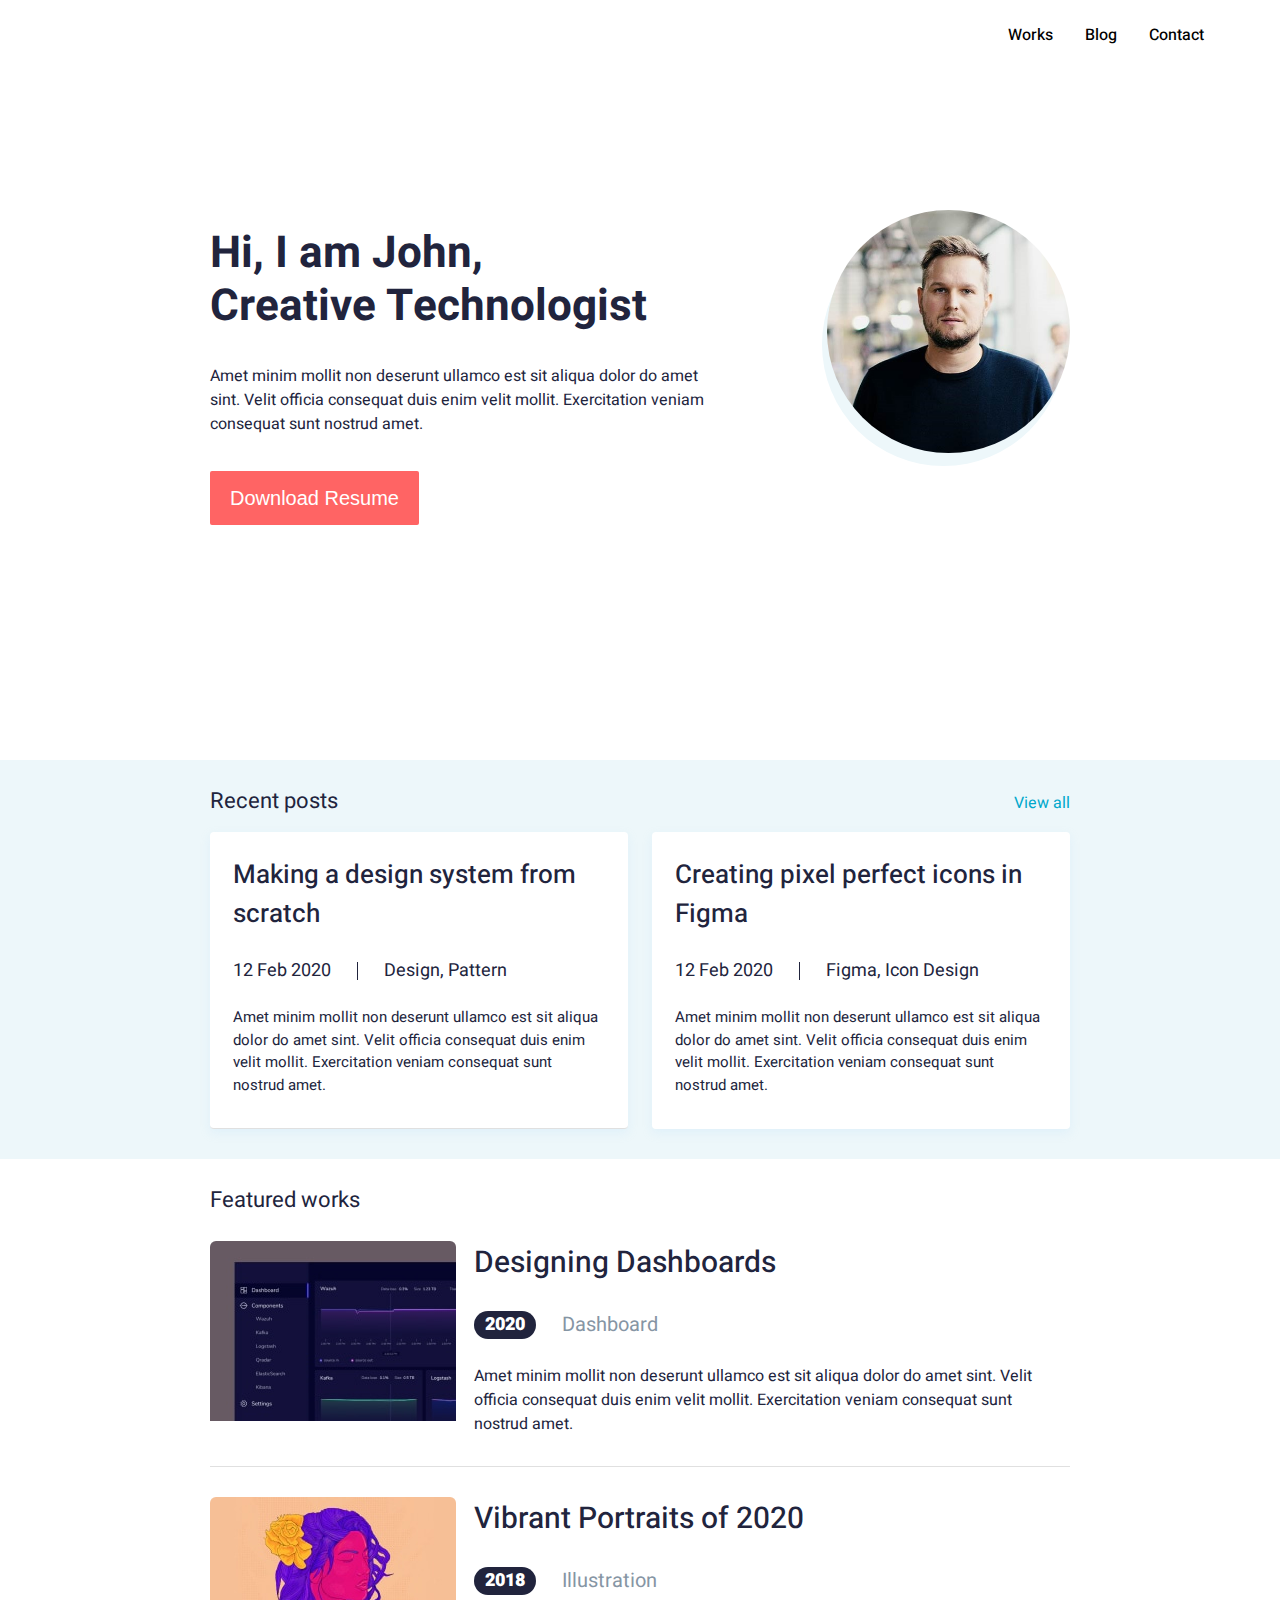
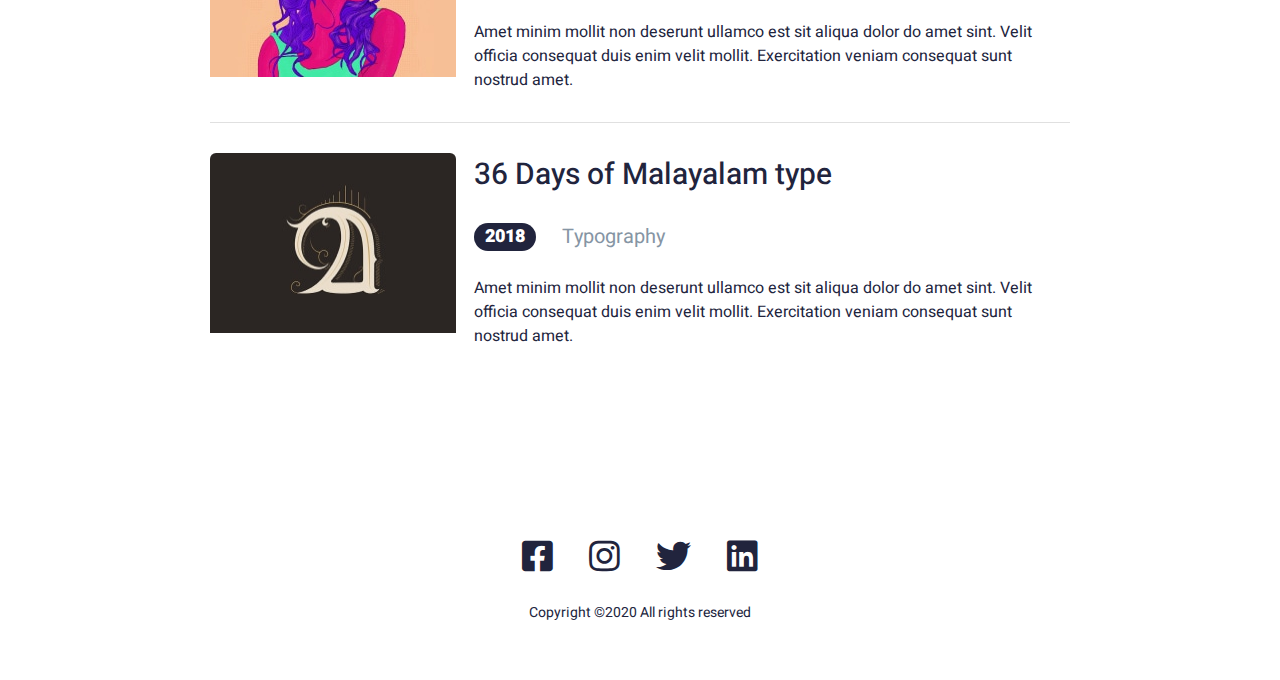
<file: index.html>
<!DOCTYPE html>
<html lang="en">
<head>
    <meta charset="UTF-8">
    <link rel="stylesheet" href="assets/css/style.min.css">
    
    <!-- Useful meta tags -->
    <meta http-equiv="x-ua-compatible" content="ie=edge">
    <meta name="viewport" content="width=device-width, initial-scale=1, shrink-to-fit=no">
    <meta name="robots" content="index, follow">
    <meta name="google" content="notranslate">
    <meta name="format-detection" content="telephone=no">
    <meta name="description" content="">
    <link rel="preconnect" href="https://fonts.gstatic.com">
    <link href="https://fonts.googleapis.com/css2?family=Heebo:wght@400;500;700;900&display=swap" rel="stylesheet">
    <link rel="stylesheet" href="https://cdnjs.cloudflare.com/ajax/libs/font-awesome/4.7.0/css/font-awesome.min.css">
    <link href="https://use.fontawesome.com/releases/v5.0.13/css/all.css" rel="stylesheet">
    
    <title>Portfolio UI</title>
</head>
<body>
    
    <div class="page">
       
        <header class="header">
            <ul class="nav">
                <li>
                    <a href="#" class="nav__link">Works</a>
                </li>
                <li>
                    <a href="#" class="nav__link">Blog</a>
                </li>
                <li>
                    <a href="#" class="nav__link">Contact</a>
                </li>
            </ul>
        </header>

        <div class="main">
                
                <!--Intro section -->
                
                <div class="section section--intro">
                    <div class="container container--onIndex">
                        <div class="intro__inner">
                            <div class="intro__left">
                                <div class="intro__title">
                                    Hi, I am John,<br>
                                    Creative Technologist
                                </div>
                                <div class="intro__text">
                                    Amet minim mollit non deserunt ullamco est sit aliqua dolor do amet sint. Velit officia consequat duis enim velit mollit. Exercitation veniam consequat sunt nostrud amet.
                                </div>
                                <button class="btn" href="#">
                                    Download Resume
                                </button>
                            </div>
                            <div class="intro__right">
                                <img class="intro__photo" src="assets/images/photo.jpg" alt="">
                                <div class="intro__photo__shadow"></div>
                            </div>
                        </div>
                    </div>
                </div>
                
                
                <!-- Recent posts -->
                
                <div class="section section--recent-posts">
                    <div class="container container--onIndex">
                        <div class="recent-posts__inner">
                            <div class="recent-posts__header">
                                <div class="recent-posts__title">
                                    Recent posts
                                </div>
                                <a class="recent-posts__viewall">
                                    View all
                                </a>
                            </div>
                            <div class="recent-posts__items">
                               
                                <div class="post post--preview"> <!-- First post -->
                                    <div class="post__title">
                                        Making a design system from scratch
                                    </div>
                                    <div class="post__data">
                                        <time datetime="2020-02-12">12 Feb 2020</time>
                                        <div class="post__category">
                                            Design, Pattern
                                        </div>
                                    </div>
                                    <div class="post__text">
                                        Amet minim mollit non deserunt ullamco est sit aliqua dolor do amet sint. Velit officia consequat duis enim velit mollit. Exercitation veniam consequat sunt nostrud amet.
                                    </div>
                                </div>
                                
                                <div class="post post--preview"> <!-- Second post -->
                                    <div class="post__title">Creating pixel perfect icons in Figma</div>
                                    <div class="post__data">
                                        <time class="post_date" datetime="2020-02-12">12 Feb 2020</time>
                                        <div class="post__category">
                                            Figma, Icon Design
                                        </div>
                                    </div>
                                    <div class="post__text">
                                        Amet minim mollit non deserunt ullamco est sit aliqua dolor do amet sint. Velit officia consequat duis enim velit mollit. Exercitation veniam consequat sunt nostrud amet.
                                    </div>
                                </div>
                                
                                
                            </div>
                        </div>
                    </div>
                </div>
                
                
                
                
                <!-- Featured works -->
                
                
                <div class="section section--featured-works">
                    <div class="container container--onIndex">
                        <div class="featured-works__inner">
                            <div class="featured-works__title">
                                Featured works
                            </div>
                            
                            
                            <div class="work work--onIndex"><!-- work 1 -->
                                <div class="work__preview">
                                    <img class="work__image" src="assets/images/work_image1.jpg" alt="" class="work__preview">
                                </div>
                                <div class="work__description">
                                    <div class="work__title">
                                        Designing Dashboards
                                    </div>
                                    <div class="work__data">
                                        <div class="work__year">
                                            2020
                                        </div>
                                        <div class="work__category">
                                            Dashboard
                                        </div>
                                    </div>
                                    <div class="work__text">
                                        Amet minim mollit non deserunt ullamco est sit aliqua dolor do amet sint. Velit officia consequat duis enim velit mollit. Exercitation veniam consequat sunt nostrud amet.
                                    </div>
                                </div>
                                </div>
                                
                                <div class="work work--onIndex"><!-- work 1 -->
                                <div class="work__preview">
                                    <img class="work__image" src="assets/images/work_image2.jpg" alt="" class="work__preview">
                                </div>
                                <div class="work__description">
                                    <div class="work__title">
                                        Vibrant Portraits of 2020
                                    </div>
                                    <div class="work__data">
                                        <div class="work__year">
                                            2018
                                        </div>
                                        <div class="work__category">
                                            Illustration
                                        </div>
                                    </div>
                                    <div class="work__text">
                                        Amet minim mollit non deserunt ullamco est sit aliqua dolor do amet sint. Velit officia consequat duis enim velit mollit. Exercitation veniam consequat sunt nostrud amet.
                                    </div>
                                </div>
                                </div>
                                
                                <div class="work work--onIndex"><!-- work 1 -->
                                <div class="work__preview">
                                    <img class="work__image" src="assets/images/work_image3.jpg" alt="" class="work__preview">
                                </div>
                                <div class="work__description">
                                    <div class="work__title">
                                        36 Days of Malayalam type
                                    </div>
                                    <div class="work__data">
                                        <div class="work__year">
                                            2018
                                        </div>
                                        <div class="work__category">
                                            Typography
                                        </div>
                                    </div>
                                    <div class="work__text">
                                        Amet minim mollit non deserunt ullamco est sit aliqua dolor do amet sint. Velit officia consequat duis enim velit mollit. Exercitation veniam consequat sunt nostrud amet.
                                    </div>
                                </div>
                                </div>
                                
                                
                        </div>
                    </div>
                </div>
        </div>
        <footer class="footer">
            <div class="social">
                <a href="#" class="social__item">
                    <i class="fab fa-facebook-square"></i>
                </a>
                <a href="#" class="social__item">
                    <i class="fab fa-instagram"></i>
                </a>
                <a href="#" class="social__item">
                    <i class="fab fa-twitter"></i>
                </a>
                <a href="#" class="social__item">
                    <i class="fab fa-linkedin"></i>
                </a>
            </div>
            <div class="footer__copyright">
                Copyright ©2020 All rights reserved 
            </div>
        </footer>
        
    </div>
    <script src="assets/js/app.js"></script>
</body>
</html>
</file>
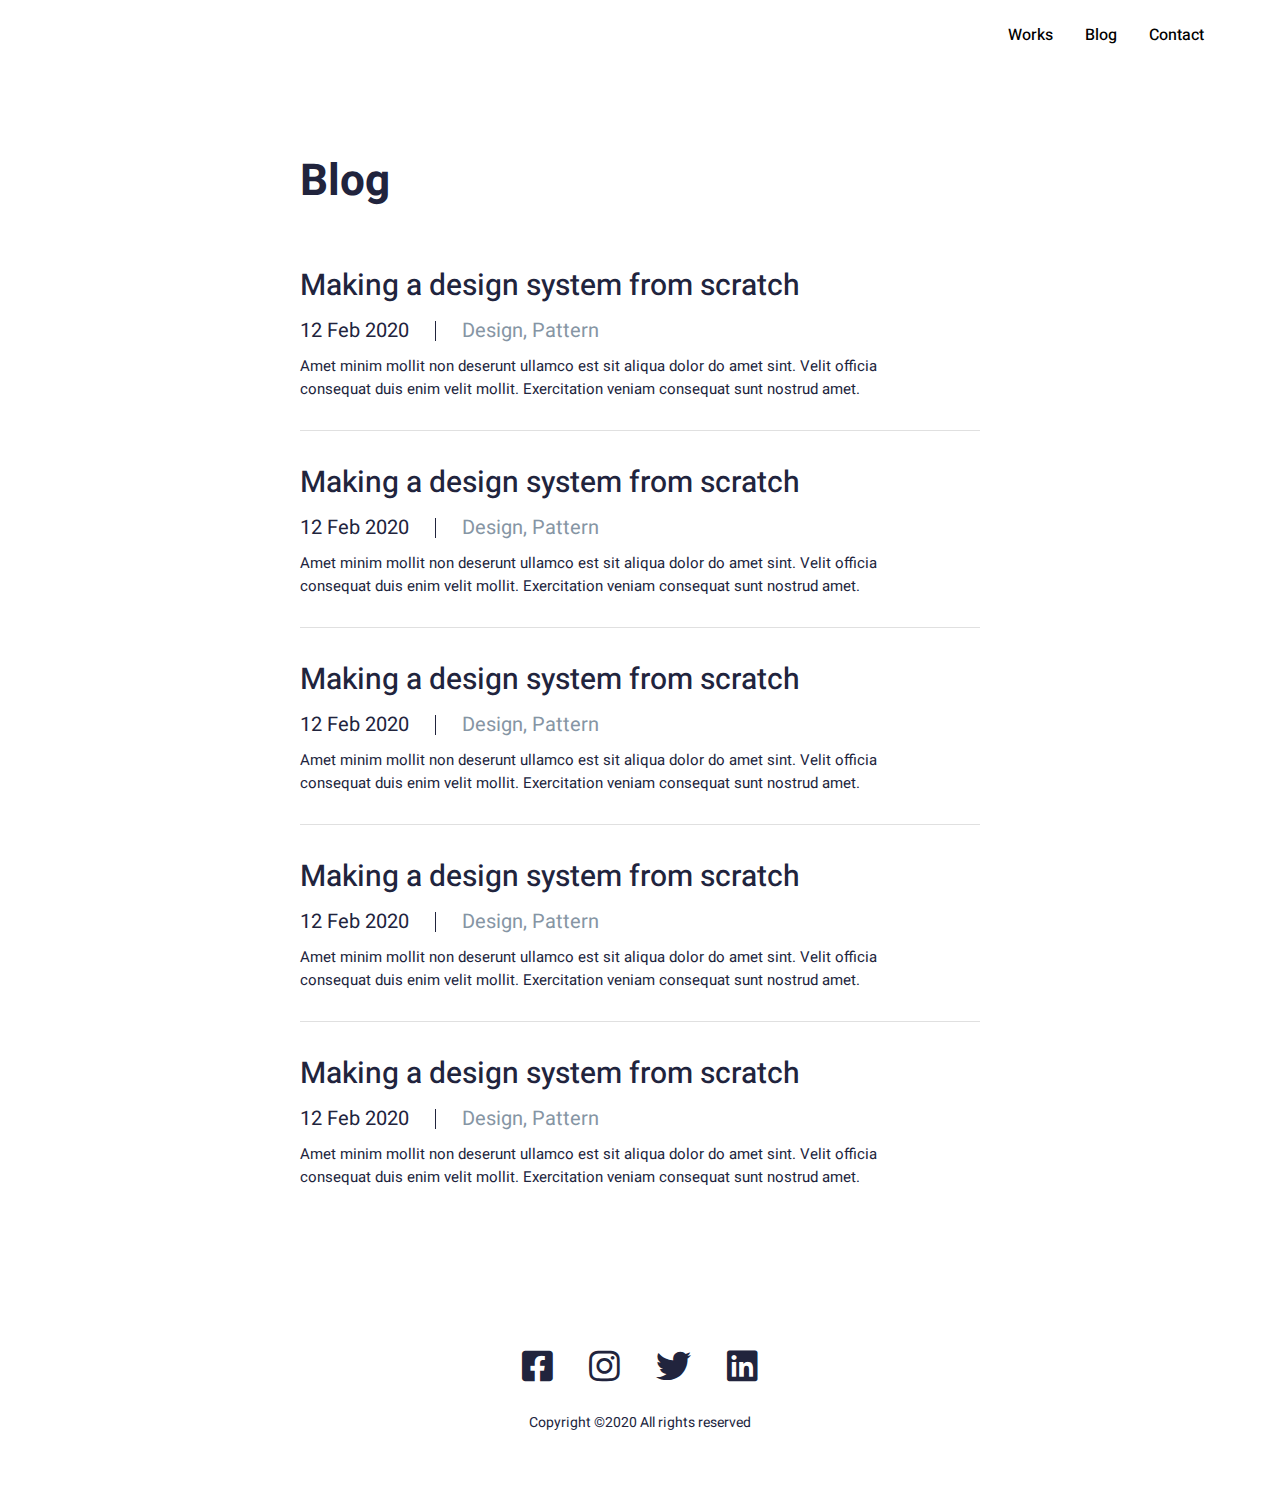
<file: blog.html>
<!DOCTYPE html>
<html lang="en">
<head>
    <meta charset="UTF-8">
    <link rel="stylesheet" href="assets/css/style.min.css">
    
    <!-- Useful meta tags -->
    <meta http-equiv="x-ua-compatible" content="ie=edge">
    <meta name="viewport" content="width=device-width, initial-scale=1, shrink-to-fit=no">
    <meta name="robots" content="index, follow">
    <meta name="google" content="notranslate">
    <meta name="format-detection" content="telephone=no">
    <meta name="description" content="">
    <link rel="preconnect" href="https://fonts.gstatic.com">
    <link href="https://fonts.googleapis.com/css2?family=Heebo:wght@400;500;700;900&display=swap" rel="stylesheet">
    <link rel="stylesheet" href="https://cdnjs.cloudflare.com/ajax/libs/font-awesome/4.7.0/css/font-awesome.min.css">
    <link href="https://use.fontawesome.com/releases/v5.0.13/css/all.css" rel="stylesheet">
    
    <title>Blog</title>
</head>
<body>
    
    <div class="page">
       
        <header class="header">
            <ul class="nav">
                <li>
                    <a href="#" class="nav__link">Works</a>
                </li>
                <li>
                    <a href="#" class="nav__link">Blog</a>
                </li>
                <li>
                    <a href="#" class="nav__link">Contact</a>
                </li>
            </ul>
        </header>

        <div class="main">
                
                
                
                <div class="list container">
                   <div class="list__title">Blog</div>
                    <div class="post"> <!-- 1 post -->
                        <div class="post__title">
                            Making a design system from scratch
                        </div>
                        <div class="post__data">
                            <time datetime="2020-02-12">12 Feb 2020</time>
                            <div class="post__category">
                                Design, Pattern
                            </div>
                        </div>
                        <div class="post__text">
                            Amet minim mollit non deserunt ullamco est sit aliqua dolor do amet sint. Velit officia consequat duis enim velit mollit. Exercitation veniam consequat sunt nostrud amet.
                        </div>
                    </div>
                
                
                
                    <div class="post"> <!-- 2 post -->
                        <div class="post__title">
                            Making a design system from scratch
                        </div>
                        <div class="post__data">
                            <time datetime="2020-02-12">12 Feb 2020</time>
                            <div class="post__category">
                                Design, Pattern
                            </div>
                        </div>
                        <div class="post__text">
                            Amet minim mollit non deserunt ullamco est sit aliqua dolor do amet sint. Velit officia consequat duis enim velit mollit. Exercitation veniam consequat sunt nostrud amet.
                        </div>
                    </div>
                
                
                
                
                    <div class="post"> <!-- 3 post -->
                        <div class="post__title">
                            Making a design system from scratch
                        </div>
                        <div class="post__data">
                            <time datetime="2020-02-12">12 Feb 2020</time>
                            <div class="post__category">
                                Design, Pattern
                            </div>
                        </div>
                        <div class="post__text">
                            Amet minim mollit non deserunt ullamco est sit aliqua dolor do amet sint. Velit officia consequat duis enim velit mollit. Exercitation veniam consequat sunt nostrud amet.
                        </div>
                    </div>
                
                
                
                
                    <div class="post"> <!-- 4 post -->
                        <div class="post__title">
                            Making a design system from scratch
                        </div>
                        <div class="post__data">
                            <time datetime="2020-02-12">12 Feb 2020</time>
                            <div class="post__category">
                                Design, Pattern
                            </div>
                        </div>
                        <div class="post__text">
                            Amet minim mollit non deserunt ullamco est sit aliqua dolor do amet sint. Velit officia consequat duis enim velit mollit. Exercitation veniam consequat sunt nostrud amet.
                        </div>
                    </div>
                
                
                
                
                    <div class="post"> <!-- 5 post -->
                        <div class="post__title">
                            Making a design system from scratch
                        </div>
                        <div class="post__data">
                            <time datetime="2020-02-12">12 Feb 2020</time>
                            <div class="post__category">
                                Design, Pattern
                            </div>
                        </div>
                        <div class="post__text">
                            Amet minim mollit non deserunt ullamco est sit aliqua dolor do amet sint. Velit officia consequat duis enim velit mollit. Exercitation veniam consequat sunt nostrud amet.
                        </div>
                    </div>
                </div>
        </div>
        <footer class="footer">
            <div class="social">
                <a href="#" class="social__item">
                    <i class="fab fa-facebook-square"></i>
                </a>
                <a href="#" class="social__item">
                    <i class="fab fa-instagram"></i>
                </a>
                <a href="#" class="social__item">
                    <i class="fab fa-twitter"></i>
                </a>
                <a href="#" class="social__item">
                    <i class="fab fa-linkedin"></i>
                </a>
            </div>
            <div class="footer__copyright">
                Copyright ©2020 All rights reserved 
            </div>
        </footer>
        
    </div>
    <script src="assets/js/app.js"></script>
</body>
</html>
</file>
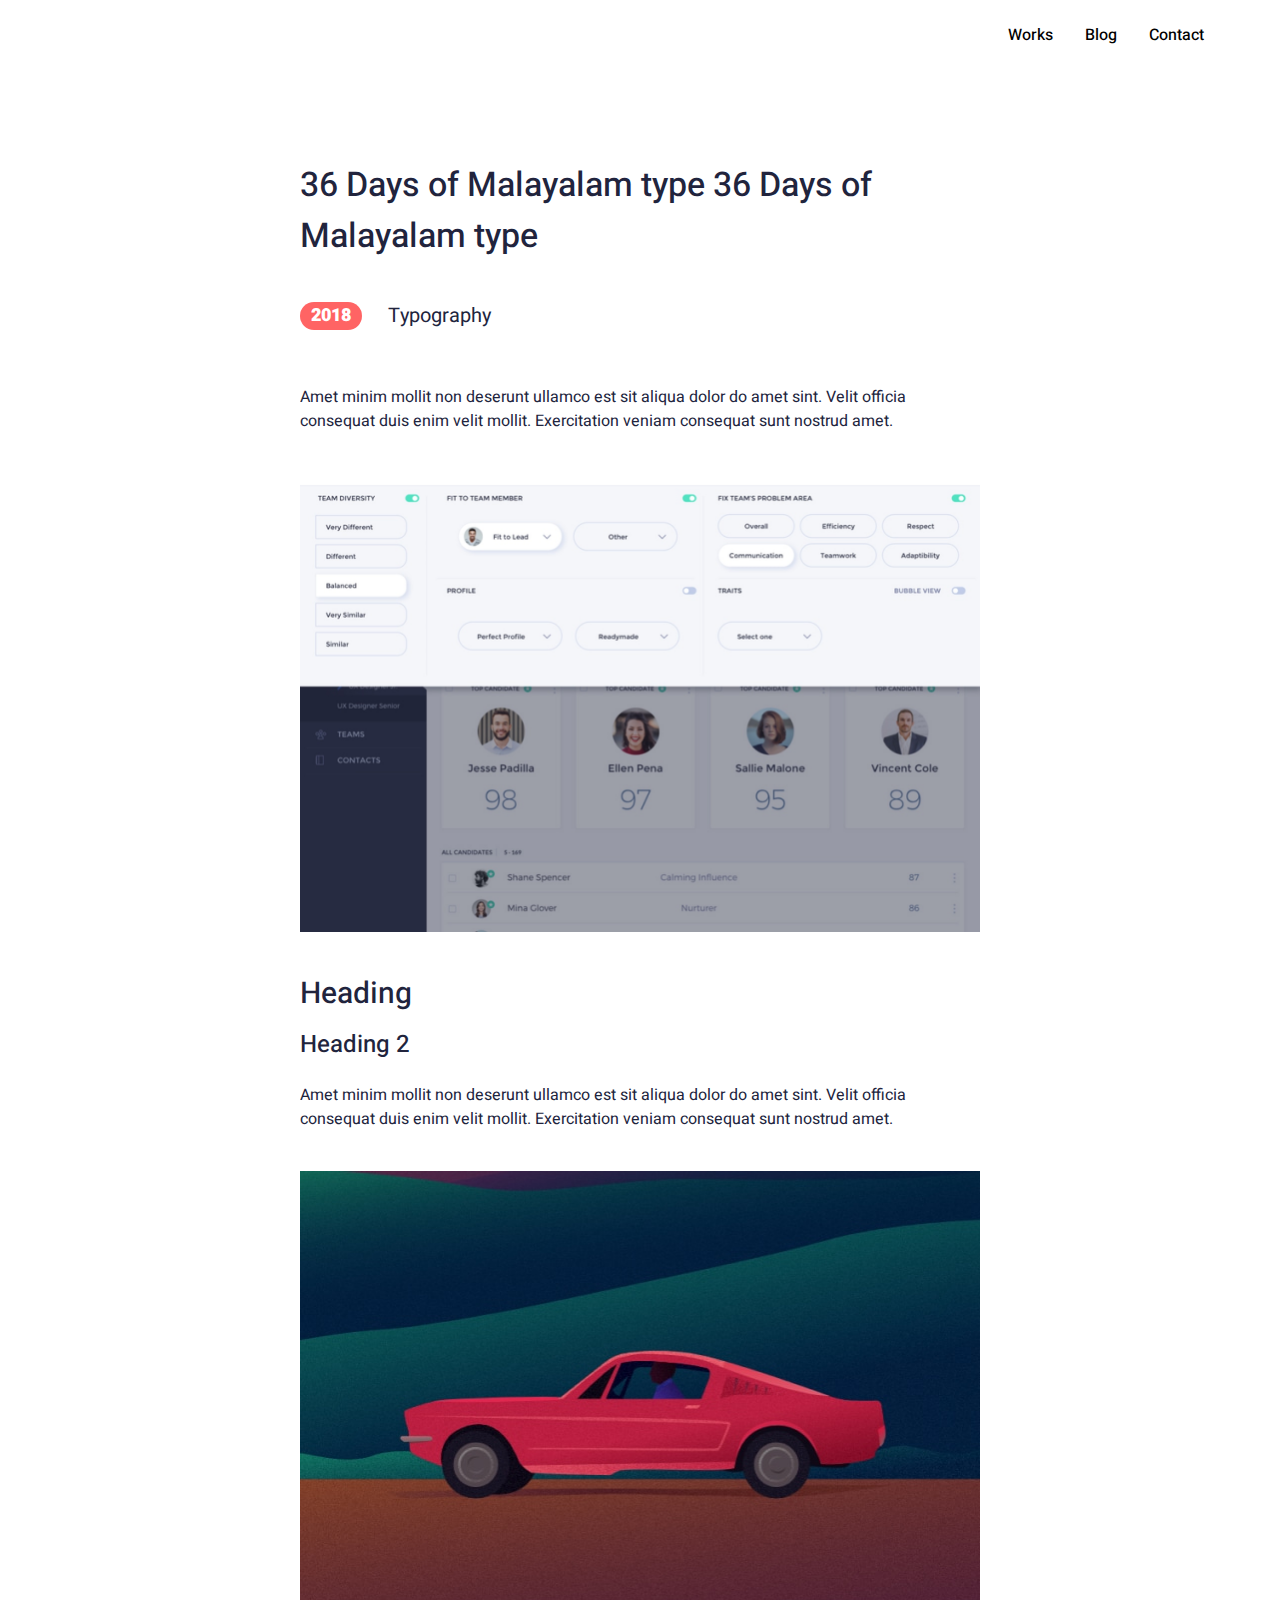
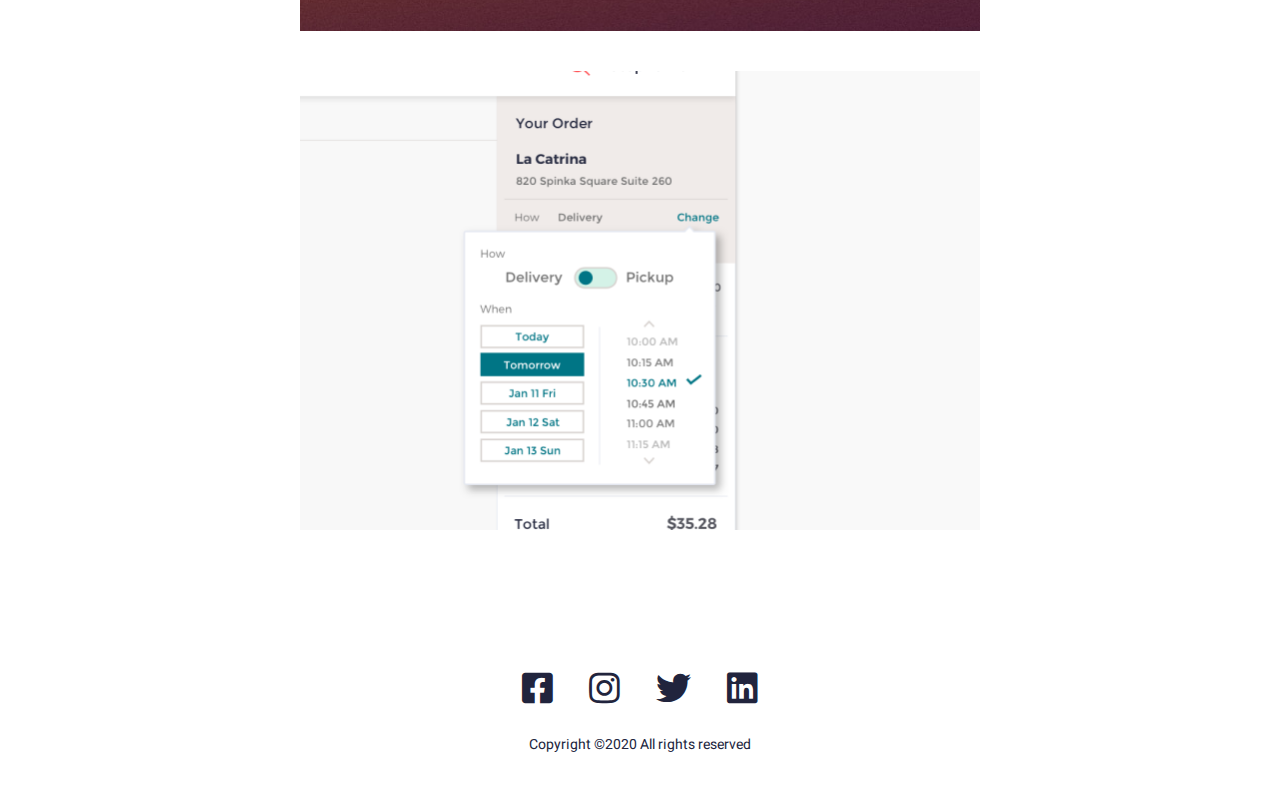
<file: work.html>
<!DOCTYPE html>
<html lang="en">
<head>
    <meta charset="UTF-8">
    <link rel="stylesheet" href="assets/css/style.min.css">
    
    <!-- Useful meta tags -->
    <meta http-equiv="x-ua-compatible" content="ie=edge">
    <meta name="viewport" content="width=device-width, initial-scale=1, shrink-to-fit=no">
    <meta name="robots" content="index, follow">
    <meta name="google" content="notranslate">
    <meta name="format-detection" content="telephone=no">
    <meta name="description" content="">
    <link rel="preconnect" href="https://fonts.gstatic.com">
    <link href="https://fonts.googleapis.com/css2?family=Heebo:wght@400;500;700;900&display=swap" rel="stylesheet">
    <link rel="stylesheet" href="https://cdnjs.cloudflare.com/ajax/libs/font-awesome/4.7.0/css/font-awesome.min.css">
    <link href="https://use.fontawesome.com/releases/v5.0.13/css/all.css" rel="stylesheet">
    
    <title>Work</title>
</head>
<body>
    
    <div class="page">
       
        <header class="header">
            <ul class="nav">
                <li>
                    <a href="#" class="nav__link">Works</a>
                </li>
                <li>
                    <a href="#" class="nav__link">Blog</a>
                </li>
                <li>
                    <a href="#" class="nav__link">Contact</a>
                </li>
            </ul>
        </header>

        <div class="main">
                
                <div class="container">
                
                 
                    <div class="work__description">
                       
                        <div class="work__title">
                            36 Days of Malayalam type 36 Days of Malayalam type
                        </div>
                        <div class="work__data">
                            <div class="work__year work__year--red">
                                2018
                            </div>
                            <div class="work__category">
                                Typography
                            </div>
                        </div>
                        
                    </div>
                    
                
                    <div class="work__content">
                        <p>
                            Amet minim mollit non deserunt ullamco est sit aliqua dolor do amet sint. Velit officia consequat duis enim velit mollit. Exercitation veniam consequat sunt nostrud amet.
                        </p>
                        
                        <img src="assets/images/image1.jpg" alt="image">
                        
                        <h1>Heading</h1>
                        
                        <h2>Heading 2</h2>
                        
                        <p>
                            Amet minim mollit non deserunt ullamco est sit aliqua dolor do amet sint. Velit officia consequat duis enim velit mollit. Exercitation veniam consequat sunt nostrud amet.
                        </p>
                        
                        <img src="assets/images/image2.jpg" alt="image">
                        
                        <img src="assets/images/image3.png" alt="image">
                    </div>
                    
                </div>
                    
                
        </div>
        <footer class="footer">
            <div class="social">
                <a href="#" class="social__item">
                    <i class="fab fa-facebook-square"></i>
                </a>
                <a href="#" class="social__item">
                    <i class="fab fa-instagram"></i>
                </a>
                <a href="#" class="social__item">
                    <i class="fab fa-twitter"></i>
                </a>
                <a href="#" class="social__item">
                    <i class="fab fa-linkedin"></i>
                </a>
            </div>
            <div class="footer__copyright">
                Copyright ©2020 All rights reserved 
            </div>
        </footer>
        
    </div>
    <script src="assets/js/app.js"></script>
</body>
</html>
</file>
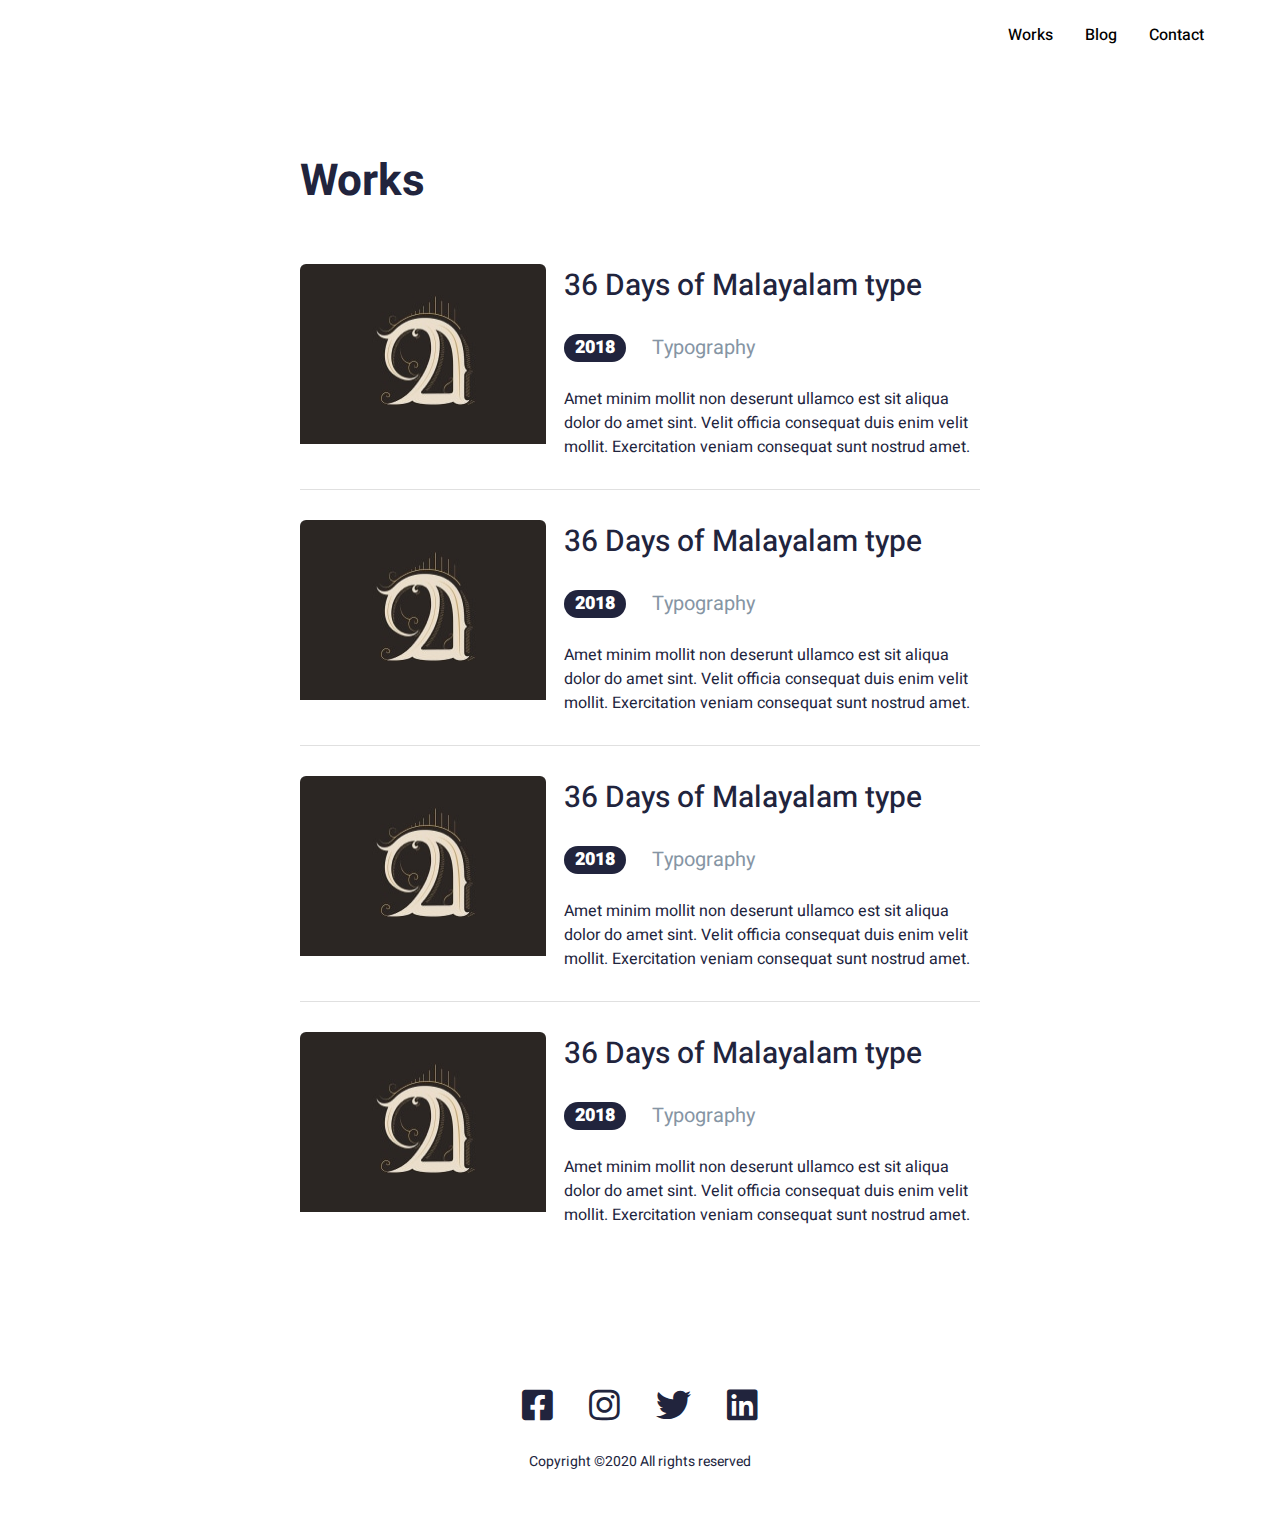
<file: works.html>
<!DOCTYPE html>
<html lang="en">
<head>
    <meta charset="UTF-8">
    <link rel="stylesheet" href="assets/css/style.min.css">
    
    <!-- Useful meta tags -->
    <meta http-equiv="x-ua-compatible" content="ie=edge">
    <meta name="viewport" content="width=device-width, initial-scale=1, shrink-to-fit=no">
    <meta name="robots" content="index, follow">
    <meta name="google" content="notranslate">
    <meta name="format-detection" content="telephone=no">
    <meta name="description" content="">
    <link rel="preconnect" href="https://fonts.gstatic.com">
    <link href="https://fonts.googleapis.com/css2?family=Heebo:wght@400;500;700;900&display=swap" rel="stylesheet">
    <link rel="stylesheet" href="https://cdnjs.cloudflare.com/ajax/libs/font-awesome/4.7.0/css/font-awesome.min.css">
    <link href="https://use.fontawesome.com/releases/v5.0.13/css/all.css" rel="stylesheet">
    
    <title>Works</title>
</head>
<body>
    
    <div class="page">
       
        <header class="header">
            <ul class="nav">
                <li>
                    <a href="#" class="nav__link">Works</a>
                </li>
                <li>
                    <a href="#" class="nav__link">Blog</a>
                </li>
                <li>
                    <a href="#" class="nav__link">Contact</a>
                </li>
            </ul>
        </header>

        <div class="main">
                <div class="list container">
                    <div class="list__title">
                        Works
                    </div>
                
                    <div class="work"> <!-- work 1 -->
                        <div class="work__preview">
                            <img class="work__image" src="assets/images/work_image3.jpg" alt="" class="work__preview">
                        </div>
                        <div class="work__description">
                            <div class="work__title">
                                36 Days of Malayalam type
                            </div>
                            <div class="work__data">
                                <div class="work__year">
                                    2018
                                </div>
                                <div class="work__category">
                                    Typography
                                </div>
                            </div>
                            <div class="work__text">
                                Amet minim mollit non deserunt ullamco est sit aliqua dolor do amet sint. Velit officia consequat duis enim velit mollit. Exercitation veniam consequat sunt nostrud amet.
                            </div>
                        </div>
                    </div>
                    
                    <div class="work"> <!-- work 2 -->
                        <div class="work__preview">
                            <img class="work__image" src="assets/images/work_image3.jpg" alt="" class="work__preview">
                        </div>
                        <div class="work__description">
                            <div class="work__title">
                                36 Days of Malayalam type
                            </div>
                            <div class="work__data">
                                <div class="work__year">
                                    2018
                                </div>
                                <div class="work__category">
                                    Typography
                                </div>
                            </div>
                            <div class="work__text">
                                Amet minim mollit non deserunt ullamco est sit aliqua dolor do amet sint. Velit officia consequat duis enim velit mollit. Exercitation veniam consequat sunt nostrud amet.
                            </div>
                        </div>
                    </div>
                    
                    
                    <div class="work"> <!-- work 3 -->
                        <div class="work__preview">
                            <img class="work__image" src="assets/images/work_image3.jpg" alt="" class="work__preview">
                        </div>
                        <div class="work__description">
                            <div class="work__title">
                                36 Days of Malayalam type
                            </div>
                            <div class="work__data">
                                <div class="work__year">
                                    2018
                                </div>
                                <div class="work__category">
                                    Typography
                                </div>
                            </div>
                            <div class="work__text">
                                Amet minim mollit non deserunt ullamco est sit aliqua dolor do amet sint. Velit officia consequat duis enim velit mollit. Exercitation veniam consequat sunt nostrud amet.
                            </div>
                        </div>
                    </div>
                    
                    <div class="work"> <!-- work 4 -->
                        <div class="work__preview">
                            <img class="work__image" src="assets/images/work_image3.jpg" alt="" class="work__preview">
                        </div>
                        <div class="work__description">
                            <div class="work__title">
                                36 Days of Malayalam type
                            </div>
                            <div class="work__data">
                                <div class="work__year">
                                    2018
                                </div>
                                <div class="work__category">
                                    Typography
                                </div>
                            </div>
                            <div class="work__text">
                                Amet minim mollit non deserunt ullamco est sit aliqua dolor do amet sint. Velit officia consequat duis enim velit mollit. Exercitation veniam consequat sunt nostrud amet.
                            </div>
                        </div>
                    </div>
                    
                    
                    
                </div>
        </div>
        <footer class="footer">
            <div class="social">
                <a href="#" class="social__item">
                    <i class="fab fa-facebook-square"></i>
                </a>
                <a href="#" class="social__item">
                    <i class="fab fa-instagram"></i>
                </a>
                <a href="#" class="social__item">
                    <i class="fab fa-twitter"></i>
                </a>
                <a href="#" class="social__item">
                    <i class="fab fa-linkedin"></i>
                </a>
            </div>
            <div class="footer__copyright">
                Copyright ©2020 All rights reserved 
            </div>
        </footer>
        
    </div>
    <script src="assets/js/app.js"></script>
</body>
</html>
</file>
<file: assets/css/style.min.css>
/* http://meyerweb.com/eric/tools/css/reset/
   v2.0-modified | 20110126
   License: none (public domain)
*/
html, body, div, span, applet, object, iframe,
h1, h2, h3, h4, h5, h6, p, blockquote, pre,
a, abbr, acronym, address, big, cite, code,
del, dfn, em, img, ins, kbd, q, s, samp,
small, strike, strong, sub, sup, tt, var,
b, u, i, center,
dl, dt, dd, ol, ul, li,
fieldset, form, label, legend,
table, caption, tbody, tfoot, thead, tr, th, td,
article, aside, canvas, details, embed,
figure, figcaption, footer, header, hgroup,
menu, nav, output, ruby, section, summary,
time, mark, audio, video {
  margin: 0;
  padding: 0;
  border: 0;
  font-size: 100%;
  font: inherit;
  vertical-align: baseline; }

/* make sure to set some focus styles for accessibility */
:focus {
  outline: 0; }

/* HTML5 display-role reset for older browsers */
article, aside, details, figcaption, figure,
footer, header, hgroup, menu, nav, section {
  display: block; }

body {
  line-height: 1; }

ol, ul {
  list-style: none; }

blockquote, q {
  quotes: none; }

blockquote:before, blockquote:after,
q:before, q:after {
  content: '';
  content: none; }

table {
  border-collapse: collapse;
  border-spacing: 0; }

input[type=search]::-webkit-search-cancel-button,
input[type=search]::-webkit-search-decoration,
input[type=search]::-webkit-search-results-button,
input[type=search]::-webkit-search-results-decoration {
  -webkit-appearance: none;
  -moz-appearance: none; }

input[type=search] {
  -webkit-appearance: none;
  -moz-appearance: none;
  -webkit-box-sizing: content-box;
  -moz-box-sizing: content-box;
  box-sizing: content-box; }

textarea {
  overflow: auto;
  vertical-align: top;
  resize: vertical; }

/**
 * Correct `inline-block` display not defined in IE 6/7/8/9 and Firefox 3.
 */
audio,
canvas,
video {
  display: inline-block;
  *display: inline;
  *zoom: 1;
  max-width: 100%; }

/**
 * Prevent modern browsers from displaying `audio` without controls.
 * Remove excess height in iOS 5 devices.
 */
audio:not([controls]) {
  display: none;
  height: 0; }

/**
 * Address styling not present in IE 7/8/9, Firefox 3, and Safari 4.
 * Known issue: no IE 6 support.
 */
[hidden] {
  display: none; }

/**
 * 1. Correct text resizing oddly in IE 6/7 when body `font-size` is set using
 *    `em` units.
 * 2. Prevent iOS text size adjust after orientation change, without disabling
 *    user zoom.
 */
html {
  font-size: 100%;
  /* 1 */
  -webkit-text-size-adjust: 100%;
  /* 2 */
  -ms-text-size-adjust: 100%;
  /* 2 */ }

/**
 * Address `outline` inconsistency between Chrome and other browsers.
 */
a:focus {
  outline: thin dotted; }

/**
 * Improve readability when focused and also mouse hovered in all browsers.
 */
a:active,
a:hover {
  outline: 0; }

/**
 * 1. Remove border when inside `a` element in IE 6/7/8/9 and Firefox 3.
 * 2. Improve image quality when scaled in IE 7.
 */
img {
  border: 0;
  /* 1 */
  -ms-interpolation-mode: bicubic;
  /* 2 */ }

/**
 * Address margin not present in IE 6/7/8/9, Safari 5, and Opera 11.
 */
figure {
  margin: 0; }

/**
 * Correct margin displayed oddly in IE 6/7.
 */
form {
  margin: 0; }

/**
 * Define consistent border, margin, and padding.
 */
fieldset {
  border: 1px solid #c0c0c0;
  margin: 0 2px;
  padding: 0.35em 0.625em 0.75em; }

/**
 * 1. Correct color not being inherited in IE 6/7/8/9.
 * 2. Correct text not wrapping in Firefox 3.
 * 3. Correct alignment displayed oddly in IE 6/7.
 */
legend {
  border: 0;
  /* 1 */
  padding: 0;
  white-space: normal;
  /* 2 */
  *margin-left: -7px;
  /* 3 */ }

/**
 * 1. Correct font size not being inherited in all browsers.
 * 2. Address margins set differently in IE 6/7, Firefox 3+, Safari 5,
 *    and Chrome.
 * 3. Improve appearance and consistency in all browsers.
 */
button,
input,
select,
textarea {
  font-size: 100%;
  /* 1 */
  margin: 0;
  /* 2 */
  vertical-align: baseline;
  /* 3 */
  *vertical-align: middle;
  /* 3 */ }

/**
 * Address Firefox 3+ setting `line-height` on `input` using `!important` in
 * the UA stylesheet.
 */
button,
input {
  line-height: normal; }

/**
 * Address inconsistent `text-transform` inheritance for `button` and `select`.
 * All other form control elements do not inherit `text-transform` values.
 * Correct `button` style inheritance in Chrome, Safari 5+, and IE 6+.
 * Correct `select` style inheritance in Firefox 4+ and Opera.
 */
button,
select {
  text-transform: none; }

/**
 * 1. Avoid the WebKit bug in Android 4.0.* where (2) destroys native `audio`
 *    and `video` controls.
 * 2. Correct inability to style clickable `input` types in iOS.
 * 3. Improve usability and consistency of cursor style between image-type
 *    `input` and others.
 * 4. Remove inner spacing in IE 7 without affecting normal text inputs.
 *    Known issue: inner spacing remains in IE 6.
 */
button,
html input[type="button"],
input[type="reset"],
input[type="submit"] {
  -webkit-appearance: button;
  /* 2 */
  cursor: pointer;
  /* 3 */
  *overflow: visible;
  /* 4 */ }

/**
 * Re-set default cursor for disabled elements.
 */
button[disabled],
html input[disabled] {
  cursor: default; }

/**
 * 1. Address box sizing set to content-box in IE 8/9.
 * 2. Remove excess padding in IE 8/9.
 * 3. Remove excess padding in IE 7.
 *    Known issue: excess padding remains in IE 6.
 */
input[type="checkbox"],
input[type="radio"] {
  box-sizing: border-box;
  /* 1 */
  padding: 0;
  /* 2 */
  *height: 13px;
  /* 3 */
  *width: 13px;
  /* 3 */ }

/**
 * 1. Address `appearance` set to `searchfield` in Safari 5 and Chrome.
 * 2. Address `box-sizing` set to `border-box` in Safari 5 and Chrome
 *    (include `-moz` to future-proof).
 */
input[type="search"] {
  -webkit-appearance: textfield;
  /* 1 */
  -moz-box-sizing: content-box;
  -webkit-box-sizing: content-box;
  /* 2 */
  box-sizing: content-box; }

/**
 * Remove inner padding and search cancel button in Safari 5 and Chrome
 * on OS X.
 */
input[type="search"]::-webkit-search-cancel-button,
input[type="search"]::-webkit-search-decoration {
  -webkit-appearance: none; }

/**
 * Remove inner padding and border in Firefox 3+.
 */
button::-moz-focus-inner,
input::-moz-focus-inner {
  border: 0;
  padding: 0; }

/**
 * 1. Remove default vertical scrollbar in IE 6/7/8/9.
 * 2. Improve readability and alignment in all browsers.
 */
textarea {
  overflow: auto;
  /* 1 */
  vertical-align: top;
  /* 2 */ }

/**
 * Remove most spacing between table cells.
 */
table {
  border-collapse: collapse;
  border-spacing: 0; }

html,
button,
input,
select,
textarea {
  color: #222; }

::-moz-selection {
  background: #b3d4fc;
  text-shadow: none; }

::selection {
  background: #b3d4fc;
  text-shadow: none; }

img {
  vertical-align: middle; }

fieldset {
  border: 0;
  margin: 0;
  padding: 0; }

textarea {
  resize: vertical; }

.chromeframe {
  margin: 0.2em 0;
  background: #ccc;
  color: #000;
  padding: 0.2em 0; }

html {
  font-size: 62.5%; }

body {
  background-color: #fff;
  font-size: 1.6rem;
  font-family: 'Heebo', sans-serif;
  color: #21243D; }

*,
*:before,
*:after {
  box-sizing: border-box; }

a {
  cursor: pointer; }

.page {
  overflow: hidden; }

.header {
  position: fixed;
  width: 100%;
  top: 0;
  left: 0;
  background-color: #fff;
  z-index: 100; }

.nav {
  display: flex;
  justify-content: flex-end; }
  .nav li:last-child {
    margin-right: 6rem; }

.nav__link {
  display: block;
  padding: 2.7rem 1.6rem;
  text-decoration: none;
  color: #000;
  font-weight: 500;
  transition: color .3s linear; }
  .nav__link:hover {
    color: #FF6464; }

.main {
  padding-top: 16rem; }

.container {
  max-width: 72rem;
  width: 100%;
  margin: 0 auto;
  padding: 0 2rem; }

.container--onIndex {
  max-width: 90rem; }

.footer {
  width: 100%;
  padding: 10rem 0 6rem; }

.footer__copyright {
  margin-top: 3rem;
  font-size: 1.4rem;
  text-align: center; }

.intro__inner {
  width: 100%;
  height: 60rem;
  padding-top: 5rem;
  text-align: left;
  display: flex;
  justify-content: space-between; }

.intro__left {
  max-width: 50rem;
  padding-top: 1.8rem; }

.intro__title {
  font-weight: 700;
  font-size: 4.4rem;
  line-height: 1.2;
  margin-bottom: 3rem; }

.intro__text {
  line-height: 1.5;
  margin-bottom: 3.5rem; }

.intro__title, .intro__text, .btn {
  animation: slide 1s ease-in-out;
  transition: transform .2s ease-in-out; }
  .intro__title:hover, .intro__text:hover, .btn:hover {
    transform: scale(1.01); }

@keyframes slide {
  from {
    transform: translate3d(0, 100px, 0);
    opacity: 0; }
  to {
    transform: translate3d(0, 0, 0);
    opacity: 1; } }

.intro__right {
  position: relative; }
  .intro__right:hover .intro__photo {
    transform: translate3d(5px, -5px, 0); }
  .intro__right:hover .intro__photo__shadow {
    transform: translate3d(-5px, 5px, 0); }

.intro__photo, .intro__photo__shadow {
  transition: transform .5s ease-in-out;
  width: 24.3rem;
  height: 24.3rem;
  border-radius: 50%; }

.intro__photo__shadow {
  position: absolute;
  top: 1.3rem;
  left: -0.5rem;
  background-color: #EDF7FA;
  z-index: -1; }

.btn {
  color: #fff;
  background-color: #FF6464;
  border: none;
  padding: 1.7rem 2rem;
  line-height: 1;
  font-size: 2rem;
  font-weight: 500;
  border-radius: 2px;
  transition: transform .2s ease-in-out, background-color .2s ease-in-out; }
  .btn:hover {
    background-color: #c75454;
    transform: scale(1.01); }

.section--recent-posts {
  width: 100%;
  background-color: #EDF7FA; }

.recent-posts__inner {
  width: 100%;
  padding: 3rem 0 3rem; }

.recent-posts__header {
  display: flex;
  justify-content: space-between;
  align-items: baseline;
  margin-bottom: 2rem; }

.recent-posts__title {
  font-size: 2.2rem; }

.recent-posts__viewall {
  color: #00A8CC;
  font-size: 1.6rem; }
  .recent-posts__viewall:hover {
    text-decoration: underline; }

.recent-posts__items {
  display: flex;
  justify-content: space-between; }

.post {
  border-bottom: 1px solid #E0E0E0;
  padding-bottom: 3rem;
  margin-bottom: 3rem; }
  .post:last-child {
    border: none; }
  .post:hover {
    transform: scale(1.01); }

.post__title {
  font-size: 3rem;
  font-weight: 500;
  line-height: 1.5;
  margin-bottom: 1.2rem; }

.post__data {
  font-size: 2rem;
  display: flex;
  margin-bottom: 1.4rem; }

.post__category {
  border-left: 1px solid #21243D;
  padding-left: 2.6rem;
  margin-left: 2.6rem;
  color: #8695A4; }

.post__text {
  line-height: 1.5;
  font-size: 1.5rem;
  max-width: 65rem; }

.post--preview {
  width: 41.8rem;
  background-color: #fff;
  padding: 2.4rem 2.3rem 3.2rem;
  cursor: pointer;
  margin: 0;
  border-radius: 4px;
  box-shadow: 0 4px 10px rgba(187, 225, 250, 0.25);
  transition: transform .2s ease-in-out, box-shadow .2s ease-in-out; }
  .post--preview .post__title {
    font-size: 2.6rem;
    margin-bottom: 2.8rem; }
  .post--preview .post__data {
    font-size: 1.8rem;
    margin-bottom: 2.6rem; }
  .post--preview .post__category {
    color: #21243D; }
  .post--preview:hover {
    transform: translate3d(0, -2px, 0);
    transform: scale(1.01);
    box-shadow: 5px 10px 20px rgba(187, 225, 250, 0.4); }

.featured-works__inner {
  width: 100%;
  padding: 3rem 0 3rem; }

.featured-works__title {
  font-size: 2.2rem;
  margin-bottom: 3rem; }

.work {
  display: flex;
  justify-content: flex-start;
  border-bottom: 1px solid #E0E0E0;
  padding-bottom: 3rem;
  margin-bottom: 3rem;
  transition: transform .2s ease-in-out;
  cursor: pointer; }
  .work:last-child {
    border: none; }
  .work:hover {
    transform: scale(1.01); }
    .work:hover .work__image {
      transform: scale(1.5);
      transition-delay: .2s;
      transition-duration: 10s; }
  .work .work__data {
    margin-bottom: 2.5rem; }
  .work .work__category {
    color: #8695A4; }
  .work .work__description {
    padding-left: 1.8rem; }
  .work .work__title {
    font-size: 3rem;
    margin-bottom: 2.5rem; }
  .work .work__text {
    max-width: 41rem; }

.work__preview {
  border-radius: 6px;
  overflow: hidden; }

.work__image {
  width: 24.6rem;
  height: 18rem;
  transition: transform 2s linear; }

.work__title {
  font-size: 3.4rem;
  font-weight: 500;
  margin-bottom: 4rem;
  line-height: 1.5; }

.work__data {
  display: flex;
  align-items: center;
  margin-bottom: 3.5rem; }

.work__category {
  font-size: 2rem;
  color: #21243D;
  margin-left: 2.6rem; }

.work__text {
  line-height: 1.5;
  max-width: 41rem; }

.work__content {
  width: 100%;
  overflow: hidden;
  line-height: 1.5;
  max-width: 100%; }
  .work__content p {
    margin-top: 2rem;
    margin-bottom: 4rem; }
  .work__content img {
    display: block;
    width: 100%;
    height: auto;
    margin-bottom: 4rem; }
  .work__content h1, .work__content h2, .work__content h3, .work__content h4 {
    font-weight: 500; }
  .work__content h1 {
    margin: 1rem 0;
    font-size: 3rem; }
  .work__content h2 {
    margin: 0.5rem 0;
    font-size: 2.4rem; }

.work--onIndex .work__text {
  max-width: 59rem; }

.work__year {
  width: 6.2rem;
  font-size: 1.8rem;
  font-weight: 900;
  background-color: #21243D;
  color: #fff;
  padding: 0.5rem 1rem;
  border-radius: 16px;
  text-align: center; }

.work__year--red {
  background-color: #FF6464; }

.social {
  display: flex;
  justify-content: center; }

.social__item {
  color: #21243D;
  margin: 0 1.8rem;
  font-size: 3.5rem;
  transition: transform .2s ease-in-out, color .2s ease-in-out; }
  .social__item:hover {
    color: #454b7f;
    transform: scale(1.2); }

.list__title {
  font-size: 4.4rem;
  font-weight: 700;
  margin-bottom: 6rem; }
</file>
